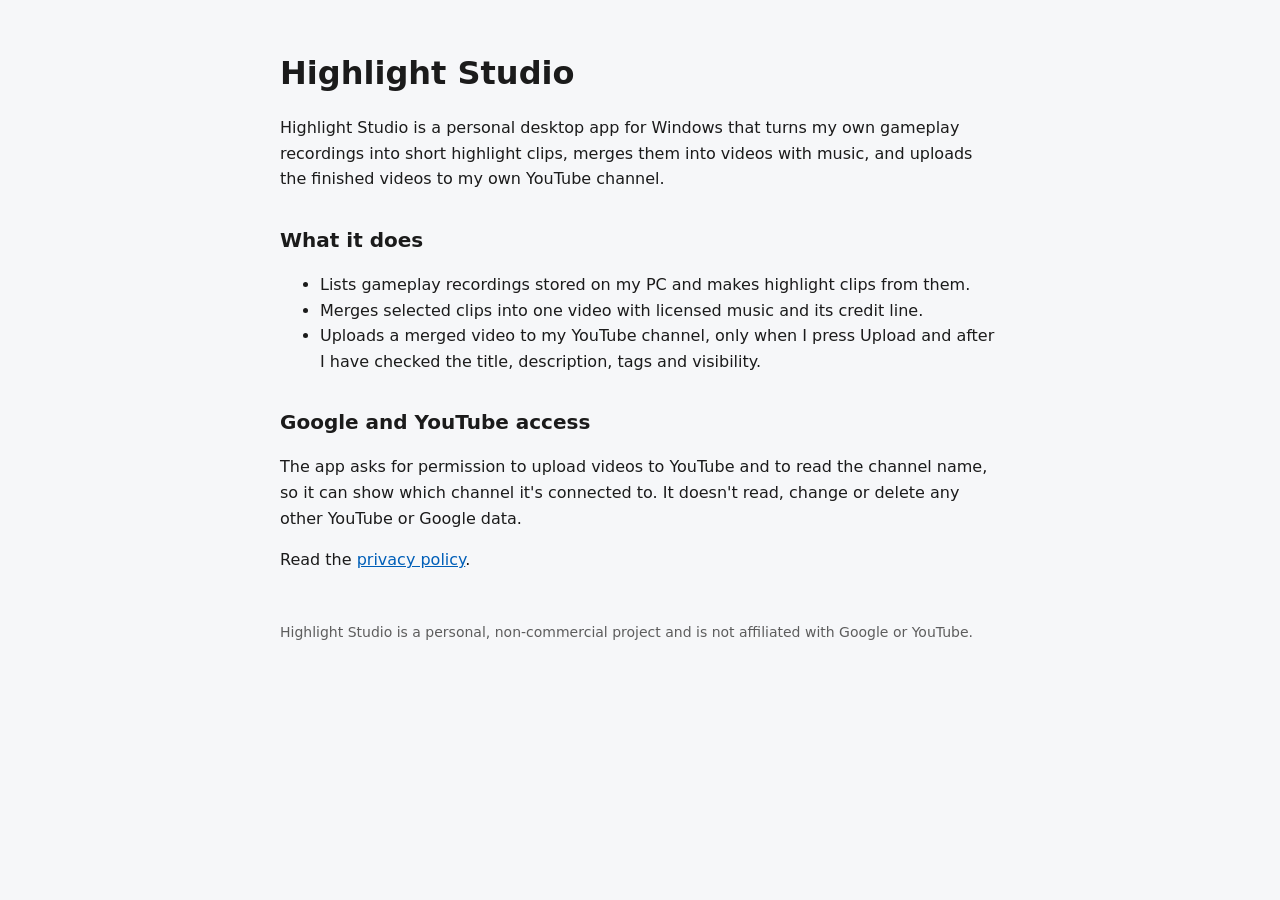
<file: docs/index.html>
<!doctype html>
<html lang="en">
<head>
<meta charset="utf-8">
<meta name="viewport" content="width=device-width, initial-scale=1">
<title>Highlight Studio</title>
<style>
  body{margin:0;font:16px/1.6 "Segoe UI",system-ui,sans-serif;background:#f6f7f9;color:#1b1b1b}
  main{max-width:720px;margin:0 auto;padding:48px 20px}
  h1{font-size:32px;margin:0 0 8px}
  h2{font-size:20px;margin:32px 0 8px}
  a{color:#005fb8}
  footer{margin-top:48px;font-size:14px;color:#5d5d5d}
</style>
</head>
<body>
<main>
  <h1>Highlight Studio</h1>
  <p>Highlight Studio is a personal desktop app for Windows that turns my own gameplay recordings into short highlight clips, merges them into videos with music, and uploads the finished videos to my own YouTube channel.</p>

  <h2>What it does</h2>
  <ul>
    <li>Lists gameplay recordings stored on my PC and makes highlight clips from them.</li>
    <li>Merges selected clips into one video with licensed music and its credit line.</li>
    <li>Uploads a merged video to my YouTube channel, only when I press Upload and after I have checked the title, description, tags and visibility.</li>
  </ul>

  <h2>Google and YouTube access</h2>
  <p>The app asks for permission to upload videos to YouTube and to read the channel name, so it can show which channel it's connected to. It doesn't read, change or delete any other YouTube or Google data.</p>
  <p>Read the <a href="privacy.html">privacy policy</a>.</p>

  <footer>Highlight Studio is a personal, non-commercial project and is not affiliated with Google or YouTube.</footer>
</main>
</body>
</html>
</file>
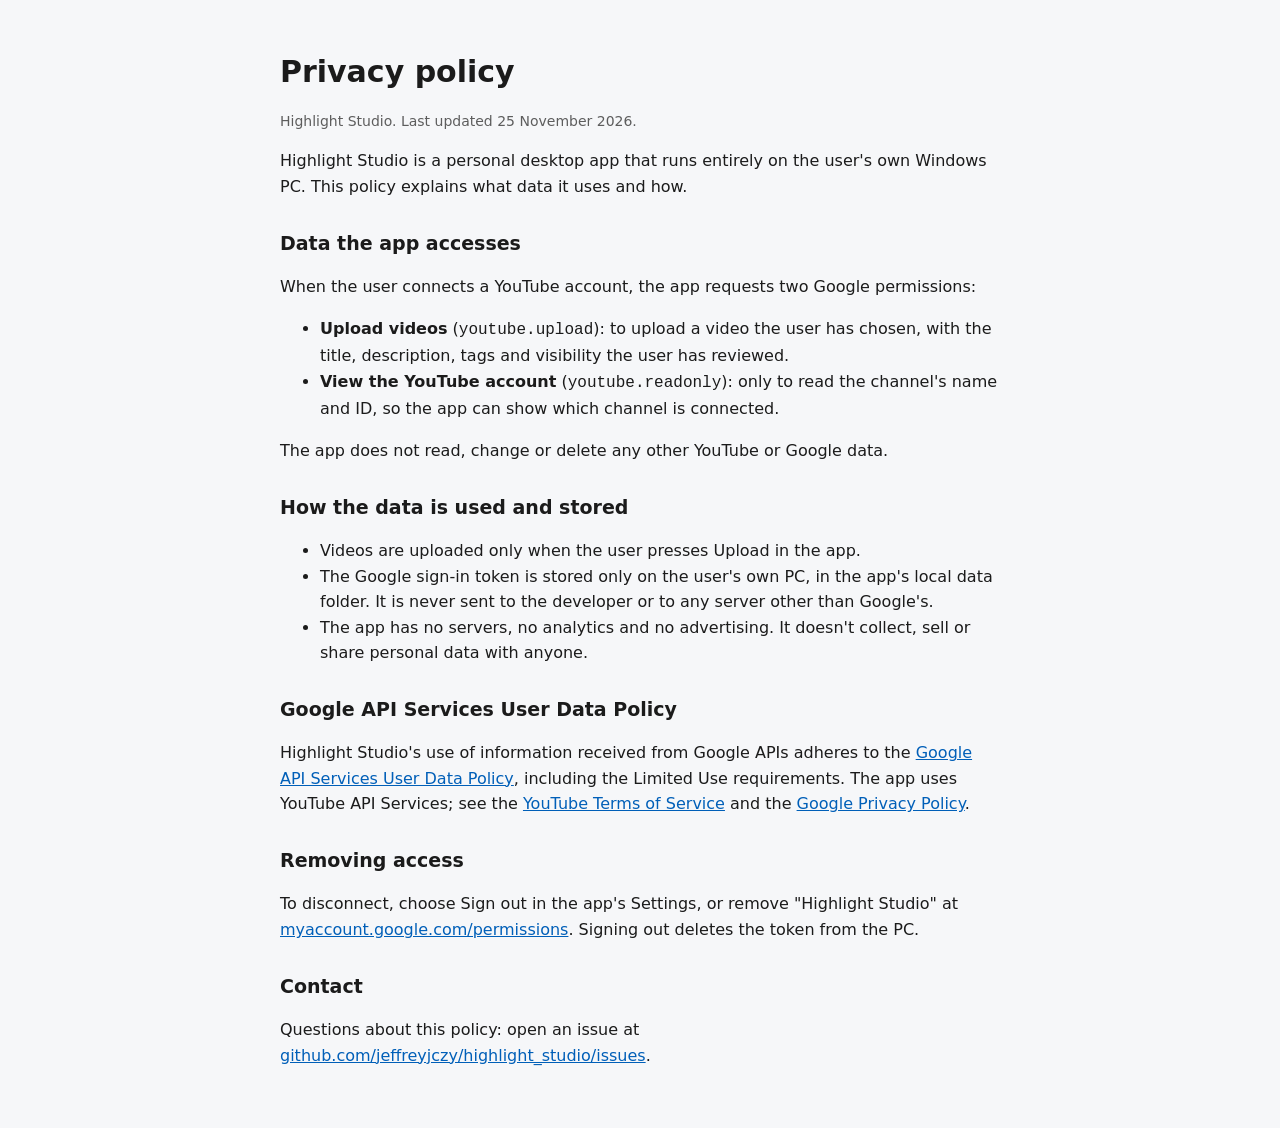
<file: docs/privacy.html>
<!doctype html>
<html lang="en">
<head>
<meta charset="utf-8">
<meta name="viewport" content="width=device-width, initial-scale=1">
<title>Highlight Studio privacy policy</title>
<style>
  body{margin:0;font:16px/1.6 "Segoe UI",system-ui,sans-serif;background:#f6f7f9;color:#1b1b1b}
  main{max-width:720px;margin:0 auto;padding:48px 20px}
  h1{font-size:30px;margin:0 0 4px}
  h2{font-size:19px;margin:28px 0 6px}
  a{color:#005fb8}
  .muted{color:#5d5d5d;font-size:14px}
</style>
</head>
<body>
<main>
  <h1>Privacy policy</h1>
  <p class="muted">Highlight Studio. Last updated 25 November 2026.</p>

  <p>Highlight Studio is a personal desktop app that runs entirely on the user's own Windows PC. This policy explains what data it uses and how.</p>

  <h2>Data the app accesses</h2>
  <p>When the user connects a YouTube account, the app requests two Google permissions:</p>
  <ul>
    <li><b>Upload videos</b> (<code>youtube.upload</code>): to upload a video the user has chosen, with the title, description, tags and visibility the user has reviewed.</li>
    <li><b>View the YouTube account</b> (<code>youtube.readonly</code>): only to read the channel's name and ID, so the app can show which channel is connected.</li>
  </ul>
  <p>The app does not read, change or delete any other YouTube or Google data.</p>

  <h2>How the data is used and stored</h2>
  <ul>
    <li>Videos are uploaded only when the user presses Upload in the app.</li>
    <li>The Google sign-in token is stored only on the user's own PC, in the app's local data folder. It is never sent to the developer or to any server other than Google's.</li>
    <li>The app has no servers, no analytics and no advertising. It doesn't collect, sell or share personal data with anyone.</li>
  </ul>

  <h2>Google API Services User Data Policy</h2>
  <p>Highlight Studio's use of information received from Google APIs adheres to the <a href="https://developers.google.com/terms/api-services-user-data-policy">Google API Services User Data Policy</a>, including the Limited Use requirements. The app uses YouTube API Services; see the <a href="https://www.youtube.com/t/terms">YouTube Terms of Service</a> and the <a href="https://policies.google.com/privacy">Google Privacy Policy</a>.</p>

  <h2>Removing access</h2>
  <p>To disconnect, choose Sign out in the app's Settings, or remove "Highlight Studio" at <a href="https://myaccount.google.com/permissions">myaccount.google.com/permissions</a>. Signing out deletes the token from the PC.</p>

  <h2>Contact</h2>
  <p>Questions about this policy: open an issue at <a href="https://github.com/jeffreyjczy/highlight_studio/issues">github.com/jeffreyjczy/highlight_studio/issues</a>.</p>
</main>
</body>
</html>
</file>
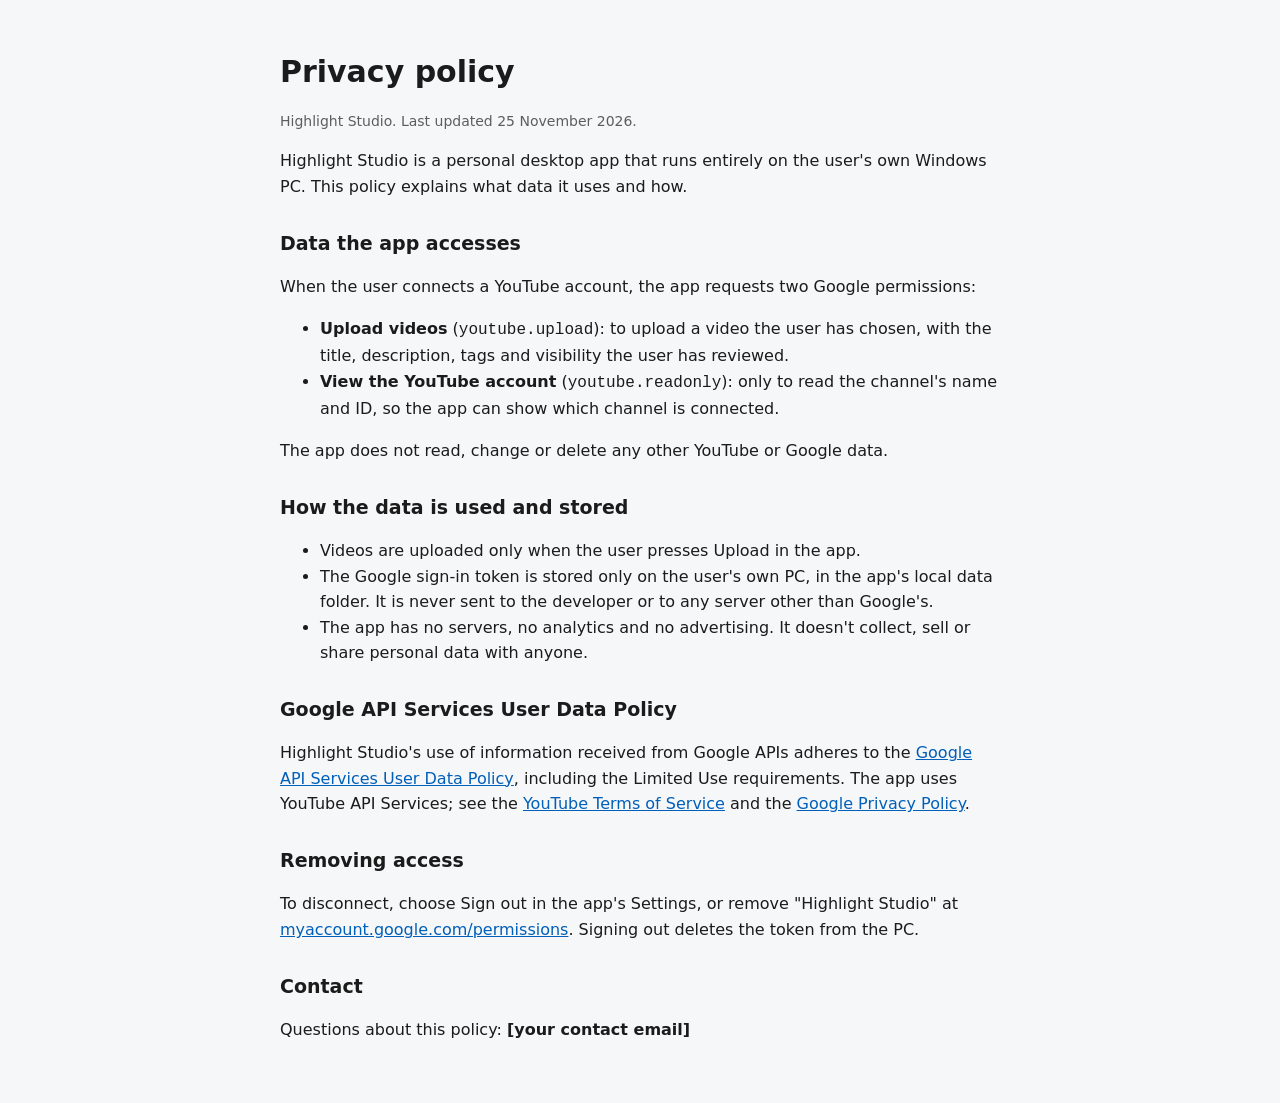
<file: studio/site/privacy.html>
<!doctype html>
<html lang="en">
<head>
<meta charset="utf-8">
<meta name="viewport" content="width=device-width, initial-scale=1">
<title>Highlight Studio privacy policy</title>
<style>
  body{margin:0;font:16px/1.6 "Segoe UI",system-ui,sans-serif;background:#f6f7f9;color:#1b1b1b}
  main{max-width:720px;margin:0 auto;padding:48px 20px}
  h1{font-size:30px;margin:0 0 4px}
  h2{font-size:19px;margin:28px 0 6px}
  a{color:#005fb8}
  .muted{color:#5d5d5d;font-size:14px}
</style>
</head>
<body>
<main>
  <h1>Privacy policy</h1>
  <p class="muted">Highlight Studio. Last updated 25 November 2026.</p>

  <p>Highlight Studio is a personal desktop app that runs entirely on the user's own Windows PC. This policy explains what data it uses and how.</p>

  <h2>Data the app accesses</h2>
  <p>When the user connects a YouTube account, the app requests two Google permissions:</p>
  <ul>
    <li><b>Upload videos</b> (<code>youtube.upload</code>): to upload a video the user has chosen, with the title, description, tags and visibility the user has reviewed.</li>
    <li><b>View the YouTube account</b> (<code>youtube.readonly</code>): only to read the channel's name and ID, so the app can show which channel is connected.</li>
  </ul>
  <p>The app does not read, change or delete any other YouTube or Google data.</p>

  <h2>How the data is used and stored</h2>
  <ul>
    <li>Videos are uploaded only when the user presses Upload in the app.</li>
    <li>The Google sign-in token is stored only on the user's own PC, in the app's local data folder. It is never sent to the developer or to any server other than Google's.</li>
    <li>The app has no servers, no analytics and no advertising. It doesn't collect, sell or share personal data with anyone.</li>
  </ul>

  <h2>Google API Services User Data Policy</h2>
  <p>Highlight Studio's use of information received from Google APIs adheres to the <a href="https://developers.google.com/terms/api-services-user-data-policy">Google API Services User Data Policy</a>, including the Limited Use requirements. The app uses YouTube API Services; see the <a href="https://www.youtube.com/t/terms">YouTube Terms of Service</a> and the <a href="https://policies.google.com/privacy">Google Privacy Policy</a>.</p>

  <h2>Removing access</h2>
  <p>To disconnect, choose Sign out in the app's Settings, or remove "Highlight Studio" at <a href="https://myaccount.google.com/permissions">myaccount.google.com/permissions</a>. Signing out deletes the token from the PC.</p>

  <h2>Contact</h2>
  <p>Questions about this policy: <b>[your contact email]</b></p>
</main>
</body>
</html>
</file>
